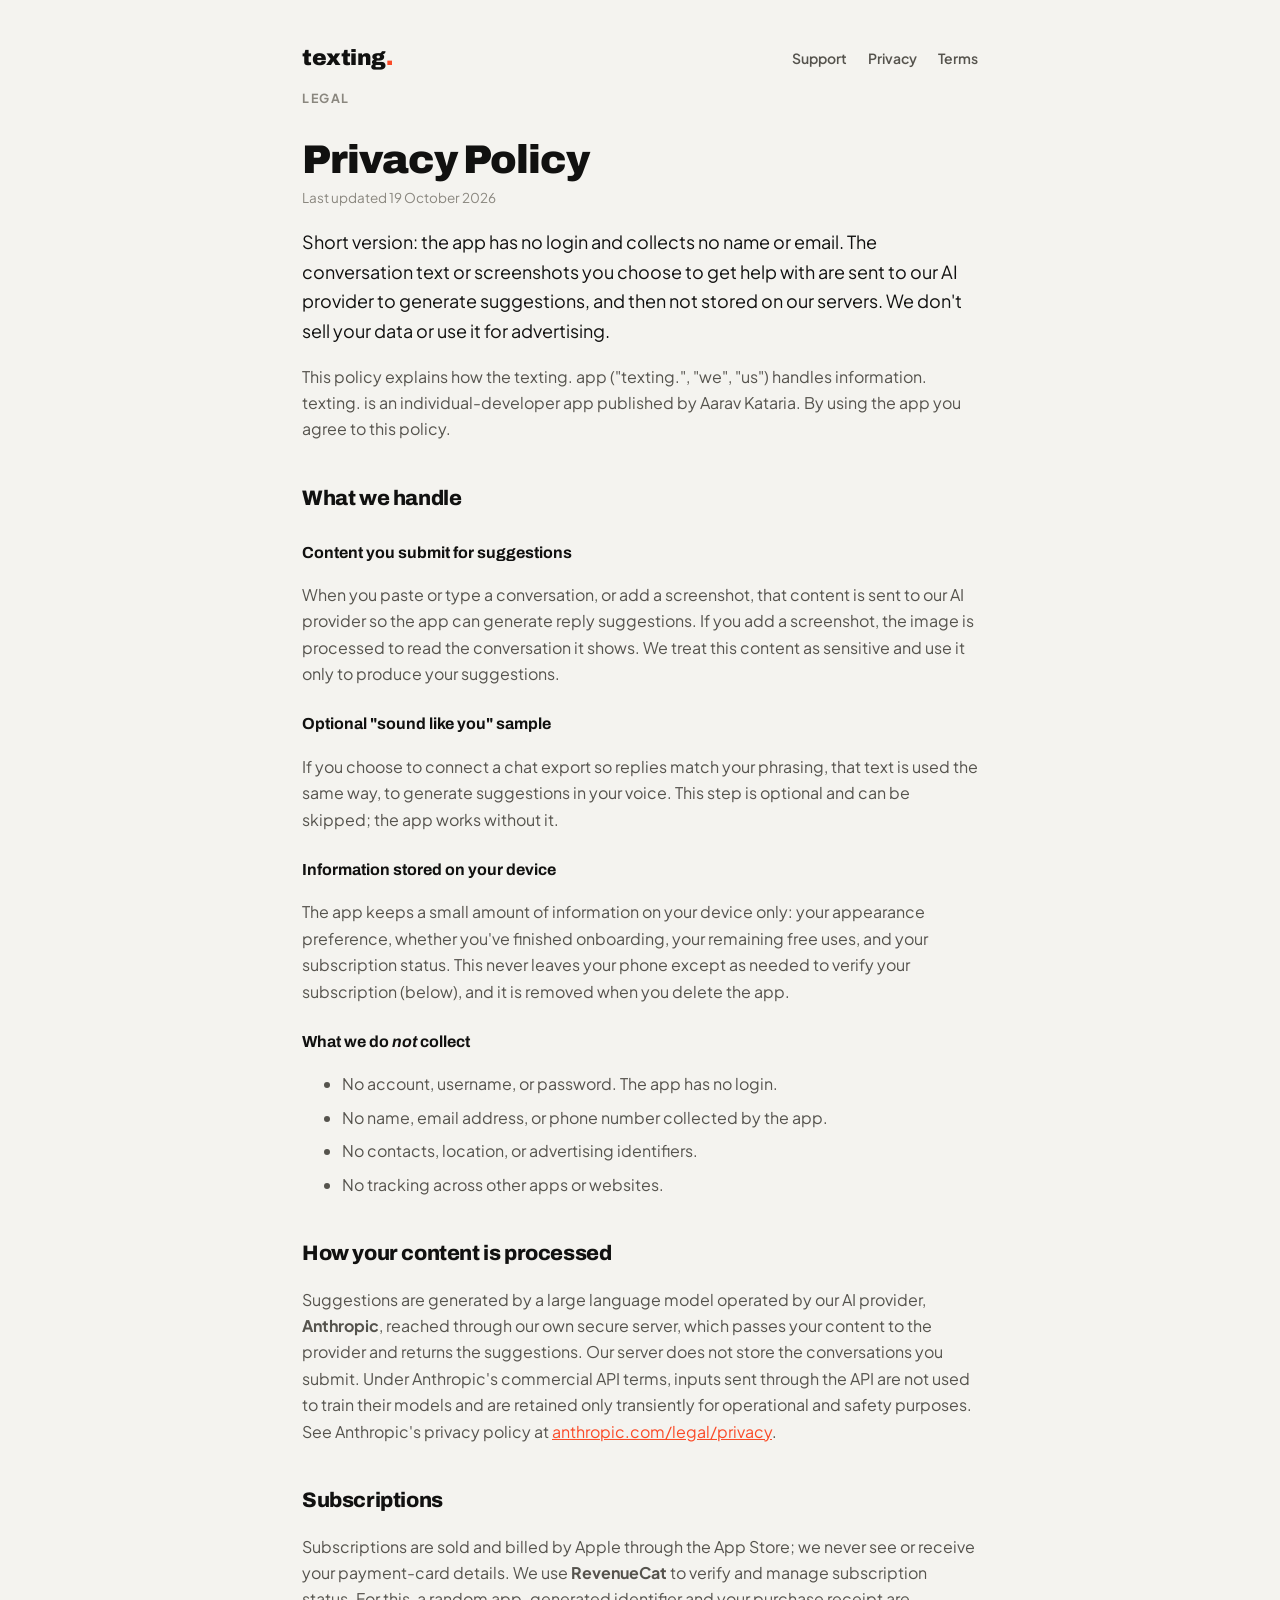
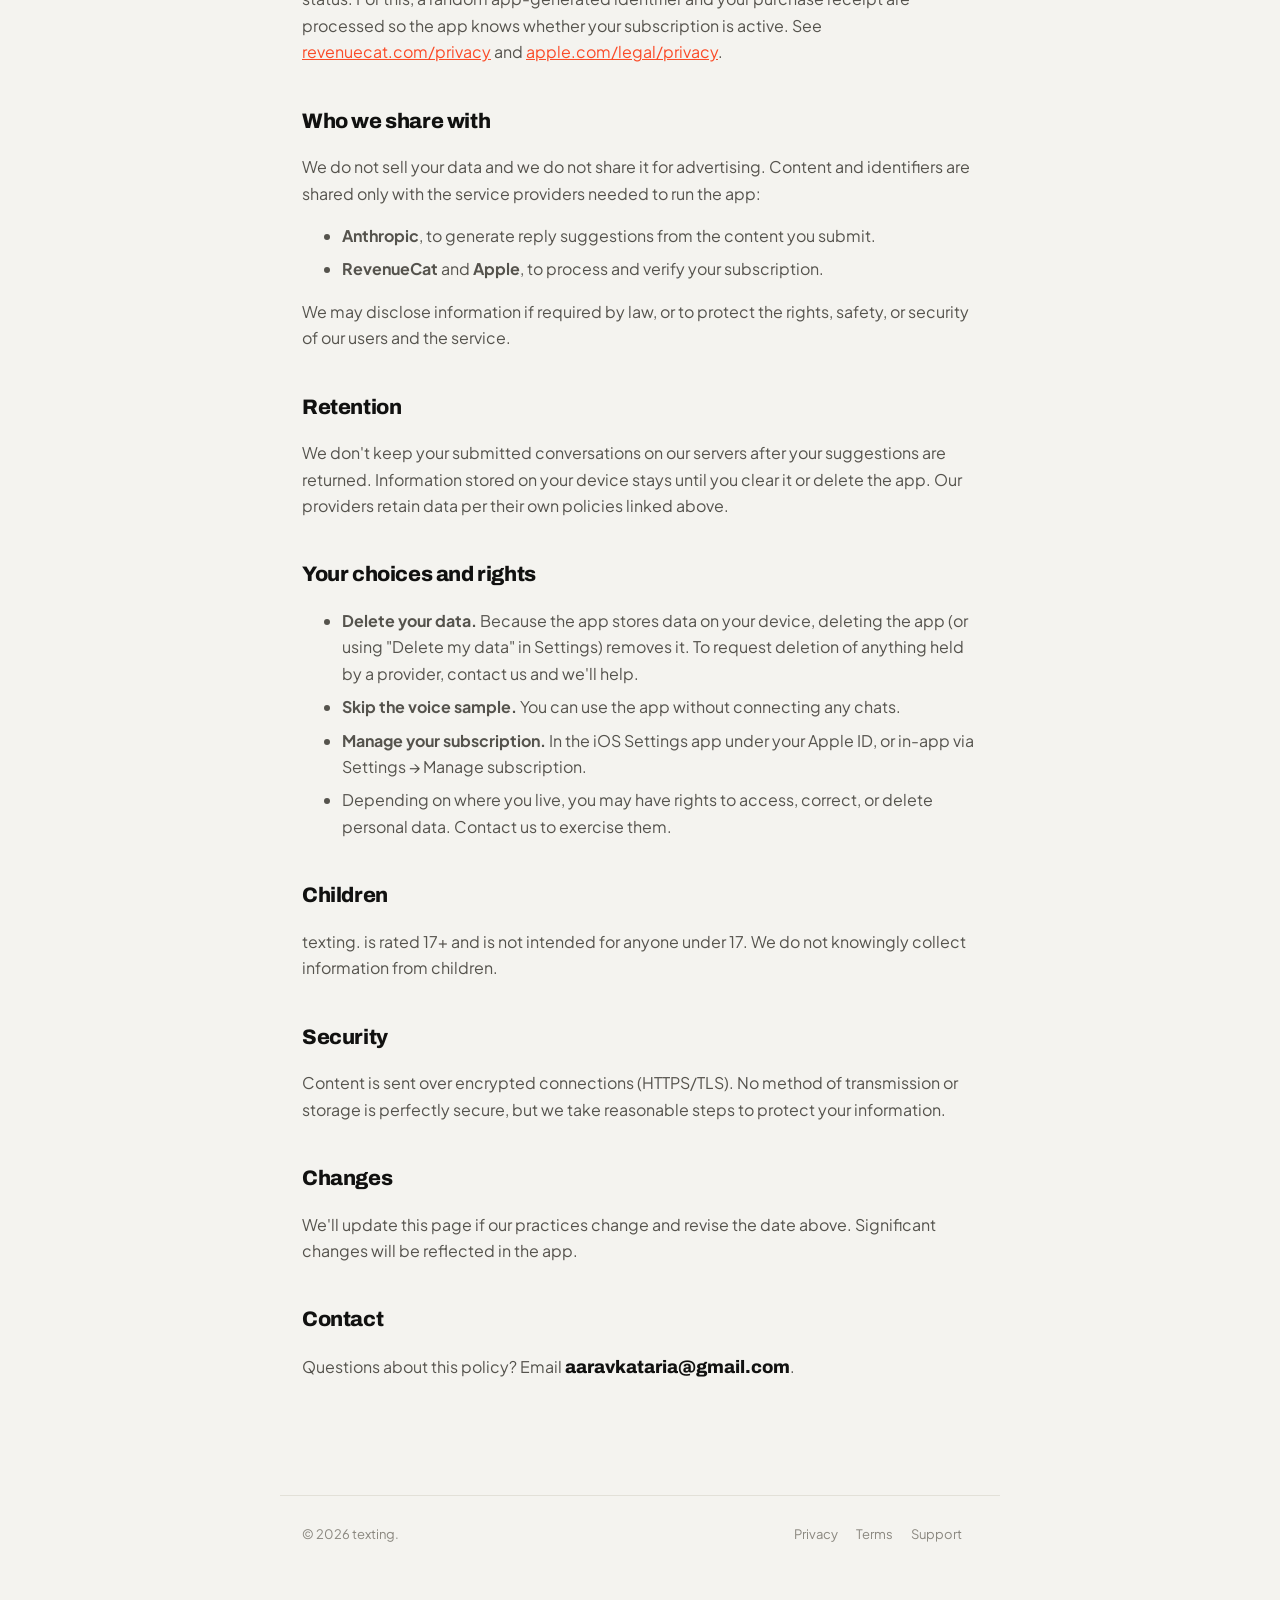
<file: privacy.html>
<!doctype html>
<html lang="en">
<head>
<meta charset="utf-8" />
<meta name="viewport" content="width=device-width, initial-scale=1" />
<title>Privacy Policy · texting.</title>
<meta name="description" content="How texting. handles your data." />
<link rel="preconnect" href="https://fonts.googleapis.com">
<link rel="preconnect" href="https://fonts.gstatic.com" crossorigin>
<link href="https://fonts.googleapis.com/css2?family=Archivo:wght@700;800;900&family=Plus+Jakarta+Sans:wght@400;500;600;700&display=swap" rel="stylesheet">
<link rel="icon" href="favicon.svg" type="image/svg+xml" />
<link rel="stylesheet" href="style.css" />
</head>
<body>
<header class="top">
  <a class="brand" href="index.html">texting<span class="dot">.</span></a>
  <nav class="top-nav">
    <a href="support.html">Support</a>
    <a href="privacy.html">Privacy</a>
    <a href="terms.html">Terms</a>
  </nav>
</header>

<div class="wrap">
  <span class="eyebrow">Legal</span>
  <h1>Privacy Policy</h1>
  <p class="updated">Last updated 19 October 2026</p>

  <p class="lead">Short version: the app has no login and collects no name or email. The conversation text or screenshots you choose to get help with are sent to our AI provider to generate suggestions, and then not stored on our servers. We don't sell your data or use it for advertising.</p>

  <p>This policy explains how the texting. app ("texting.", "we", "us") handles information. texting. is an individual-developer app published by Aarav Kataria. By using the app you agree to this policy.</p>

  <h2>What we handle</h2>

  <h3>Content you submit for suggestions</h3>
  <p>When you paste or type a conversation, or add a screenshot, that content is sent to our AI provider so the app can generate reply suggestions. If you add a screenshot, the image is processed to read the conversation it shows. We treat this content as sensitive and use it only to produce your suggestions.</p>

  <h3>Optional "sound like you" sample</h3>
  <p>If you choose to connect a chat export so replies match your phrasing, that text is used the same way, to generate suggestions in your voice. This step is optional and can be skipped; the app works without it.</p>

  <h3>Information stored on your device</h3>
  <p>The app keeps a small amount of information on your device only: your appearance preference, whether you've finished onboarding, your remaining free uses, and your subscription status. This never leaves your phone except as needed to verify your subscription (below), and it is removed when you delete the app.</p>

  <h3>What we do <em>not</em> collect</h3>
  <ul>
    <li>No account, username, or password. The app has no login.</li>
    <li>No name, email address, or phone number collected by the app.</li>
    <li>No contacts, location, or advertising identifiers.</li>
    <li>No tracking across other apps or websites.</li>
  </ul>

  <h2>How your content is processed</h2>
  <p>Suggestions are generated by a large language model operated by our AI provider, <strong>Anthropic</strong>, reached through our own secure server, which passes your content to the provider and returns the suggestions. Our server does not store the conversations you submit. Under Anthropic's commercial API terms, inputs sent through the API are not used to train their models and are retained only transiently for operational and safety purposes. See Anthropic's privacy policy at <a href="https://www.anthropic.com/legal/privacy">anthropic.com/legal/privacy</a>.</p>

  <h2>Subscriptions</h2>
  <p>Subscriptions are sold and billed by Apple through the App Store; we never see or receive your payment-card details. We use <strong>RevenueCat</strong> to verify and manage subscription status. For this, a random app-generated identifier and your purchase receipt are processed so the app knows whether your subscription is active. See <a href="https://www.revenuecat.com/privacy/">revenuecat.com/privacy</a> and <a href="https://www.apple.com/legal/privacy/">apple.com/legal/privacy</a>.</p>

  <h2>Who we share with</h2>
  <p>We do not sell your data and we do not share it for advertising. Content and identifiers are shared only with the service providers needed to run the app:</p>
  <ul>
    <li><strong>Anthropic</strong>, to generate reply suggestions from the content you submit.</li>
    <li><strong>RevenueCat</strong> and <strong>Apple</strong>, to process and verify your subscription.</li>
  </ul>
  <p>We may disclose information if required by law, or to protect the rights, safety, or security of our users and the service.</p>

  <h2>Retention</h2>
  <p>We don't keep your submitted conversations on our servers after your suggestions are returned. Information stored on your device stays until you clear it or delete the app. Our providers retain data per their own policies linked above.</p>

  <h2>Your choices and rights</h2>
  <ul>
    <li><strong>Delete your data.</strong> Because the app stores data on your device, deleting the app (or using "Delete my data" in Settings) removes it. To request deletion of anything held by a provider, contact us and we'll help.</li>
    <li><strong>Skip the voice sample.</strong> You can use the app without connecting any chats.</li>
    <li><strong>Manage your subscription.</strong> In the iOS Settings app under your Apple ID, or in-app via Settings → Manage subscription.</li>
    <li>Depending on where you live, you may have rights to access, correct, or delete personal data. Contact us to exercise them.</li>
  </ul>

  <h2>Children</h2>
  <p>texting. is rated 17+ and is not intended for anyone under 17. We do not knowingly collect information from children.</p>

  <h2>Security</h2>
  <p>Content is sent over encrypted connections (HTTPS/TLS). No method of transmission or storage is perfectly secure, but we take reasonable steps to protect your information.</p>

  <h2>Changes</h2>
  <p>We'll update this page if our practices change and revise the date above. Significant changes will be reflected in the app.</p>

  <h2 id="contact">Contact</h2>
  <p>Questions about this policy? Email <a class="contact" href="mailto:aaravkataria@gmail.com">aaravkataria@gmail.com</a>.</p>
</div>

<footer>
  <div>© 2026 texting.</div>
  <div>
    <a href="privacy.html">Privacy</a>
    <a href="terms.html">Terms</a>
    <a href="support.html">Support</a>
  </div>
</footer>
</body>
</html>
</file>
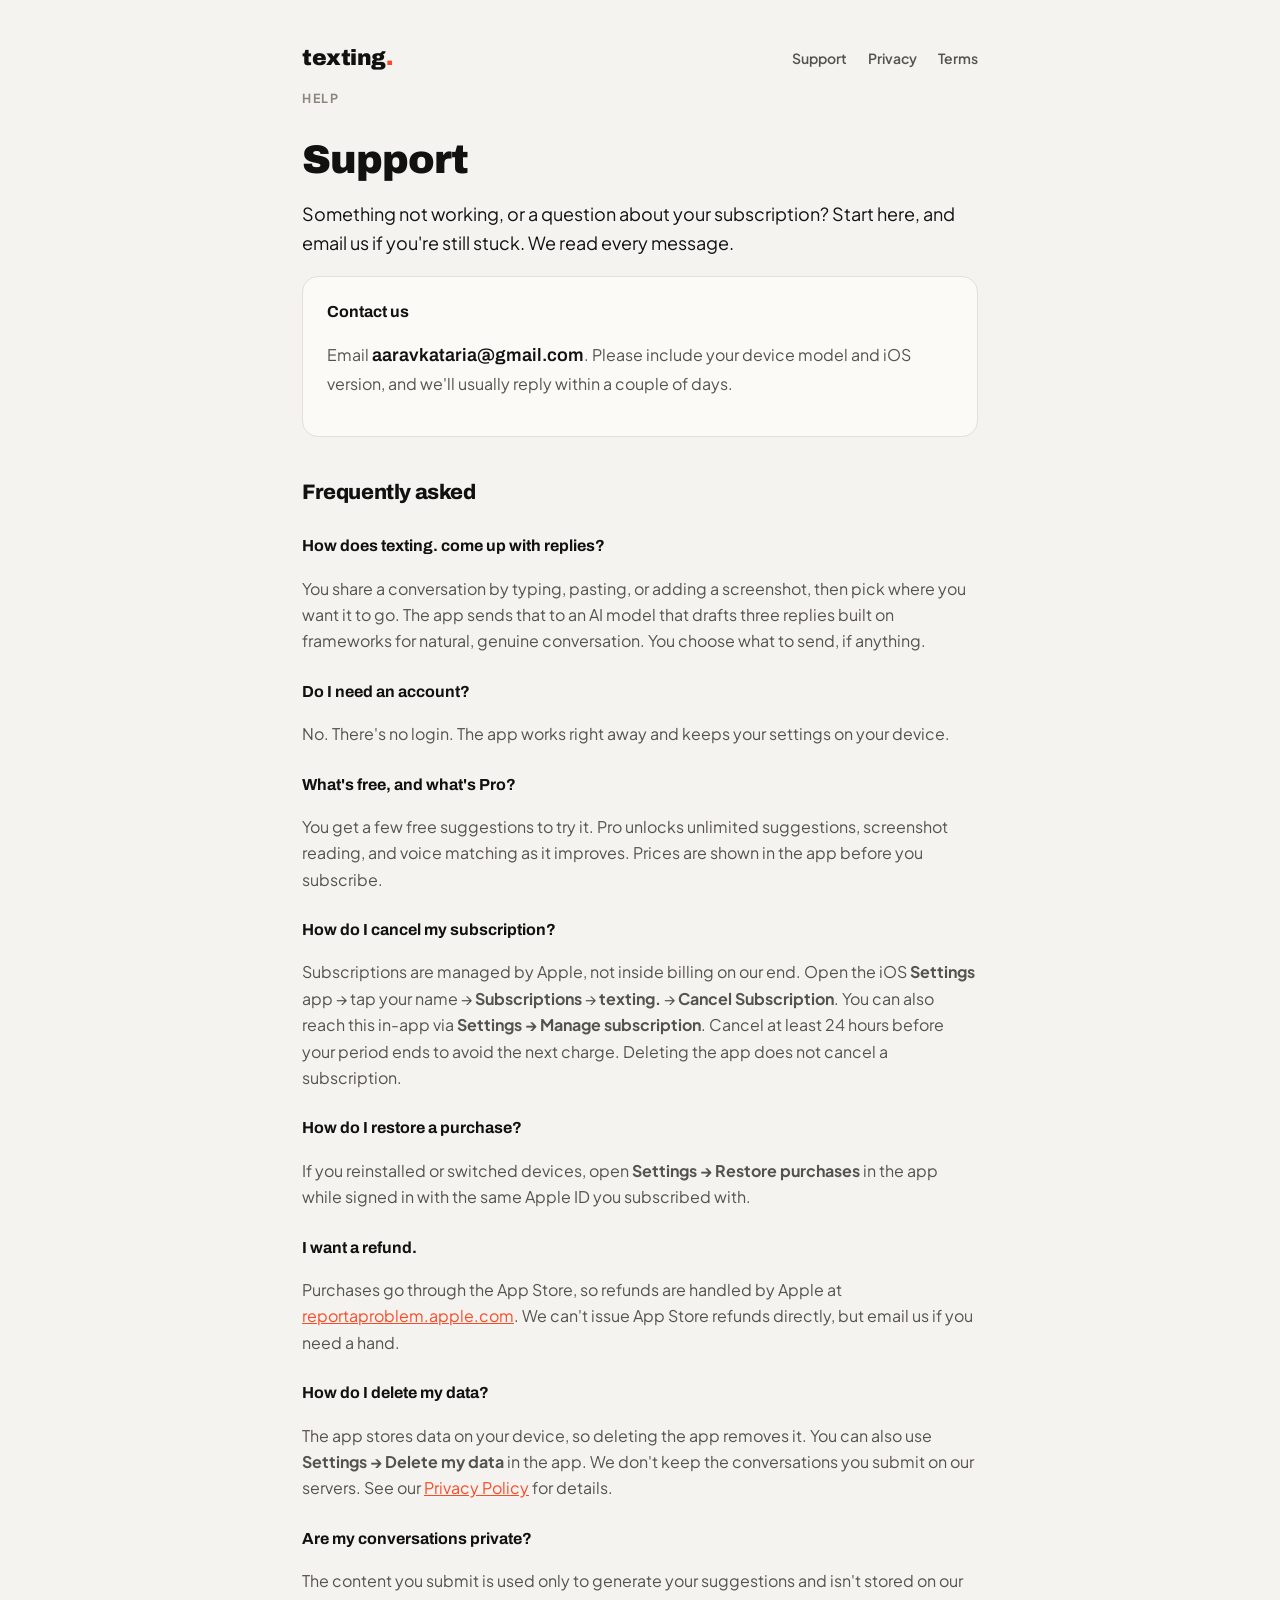
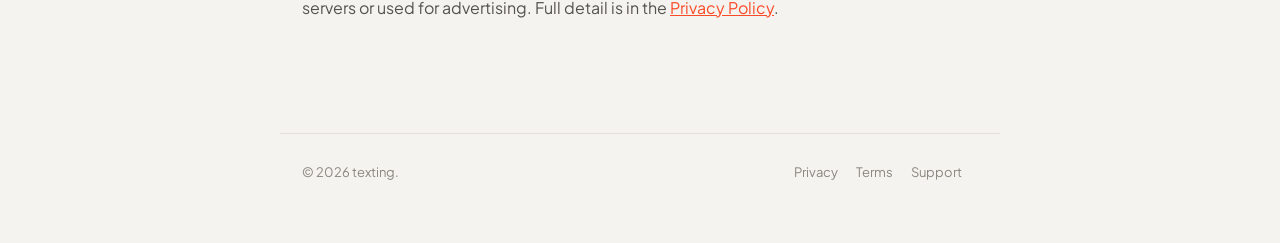
<file: support.html>
<!doctype html>
<html lang="en">
<head>
<meta charset="utf-8" />
<meta name="viewport" content="width=device-width, initial-scale=1" />
<title>Support · texting.</title>
<meta name="description" content="Help with texting. FAQ, subscriptions, and how to reach us." />
<link rel="preconnect" href="https://fonts.googleapis.com">
<link rel="preconnect" href="https://fonts.gstatic.com" crossorigin>
<link href="https://fonts.googleapis.com/css2?family=Archivo:wght@700;800;900&family=Plus+Jakarta+Sans:wght@400;500;600;700&display=swap" rel="stylesheet">
<link rel="icon" href="favicon.svg" type="image/svg+xml" />
<link rel="stylesheet" href="style.css" />
</head>
<body>
<header class="top">
  <a class="brand" href="index.html">texting<span class="dot">.</span></a>
  <nav class="top-nav">
    <a href="support.html">Support</a>
    <a href="privacy.html">Privacy</a>
    <a href="terms.html">Terms</a>
  </nav>
</header>

<div class="wrap">
  <span class="eyebrow">Help</span>
  <h1>Support</h1>
  <p class="lead">Something not working, or a question about your subscription? Start here, and email us if you're still stuck. We read every message.</p>

  <div class="card" id="contact">
    <h3>Contact us</h3>
    <p>Email <a class="contact" href="mailto:aaravkataria@gmail.com">aaravkataria@gmail.com</a>. Please include your device model and iOS version, and we'll usually reply within a couple of days.</p>
  </div>

  <h2>Frequently asked</h2>

  <h3>How does texting. come up with replies?</h3>
  <p>You share a conversation by typing, pasting, or adding a screenshot, then pick where you want it to go. The app sends that to an AI model that drafts three replies built on frameworks for natural, genuine conversation. You choose what to send, if anything.</p>

  <h3>Do I need an account?</h3>
  <p>No. There's no login. The app works right away and keeps your settings on your device.</p>

  <h3>What's free, and what's Pro?</h3>
  <p>You get a few free suggestions to try it. Pro unlocks unlimited suggestions, screenshot reading, and voice matching as it improves. Prices are shown in the app before you subscribe.</p>

  <h3>How do I cancel my subscription?</h3>
  <p>Subscriptions are managed by Apple, not inside billing on our end. Open the iOS <strong>Settings</strong> app → tap your name → <strong>Subscriptions</strong> → <strong>texting.</strong> → <strong>Cancel Subscription</strong>. You can also reach this in-app via <strong>Settings → Manage subscription</strong>. Cancel at least 24 hours before your period ends to avoid the next charge. Deleting the app does not cancel a subscription.</p>

  <h3>How do I restore a purchase?</h3>
  <p>If you reinstalled or switched devices, open <strong>Settings → Restore purchases</strong> in the app while signed in with the same Apple ID you subscribed with.</p>

  <h3>I want a refund.</h3>
  <p>Purchases go through the App Store, so refunds are handled by Apple at <a href="https://reportaproblem.apple.com">reportaproblem.apple.com</a>. We can't issue App Store refunds directly, but email us if you need a hand.</p>

  <h3>How do I delete my data?</h3>
  <p>The app stores data on your device, so deleting the app removes it. You can also use <strong>Settings → Delete my data</strong> in the app. We don't keep the conversations you submit on our servers. See our <a href="privacy.html">Privacy Policy</a> for details.</p>

  <h3>Are my conversations private?</h3>
  <p>The content you submit is used only to generate your suggestions and isn't stored on our servers or used for advertising. Full detail is in the <a href="privacy.html">Privacy Policy</a>.</p>
</div>

<footer>
  <div>© 2026 texting.</div>
  <div>
    <a href="privacy.html">Privacy</a>
    <a href="terms.html">Terms</a>
    <a href="support.html">Support</a>
  </div>
</footer>
</body>
</html>
</file>
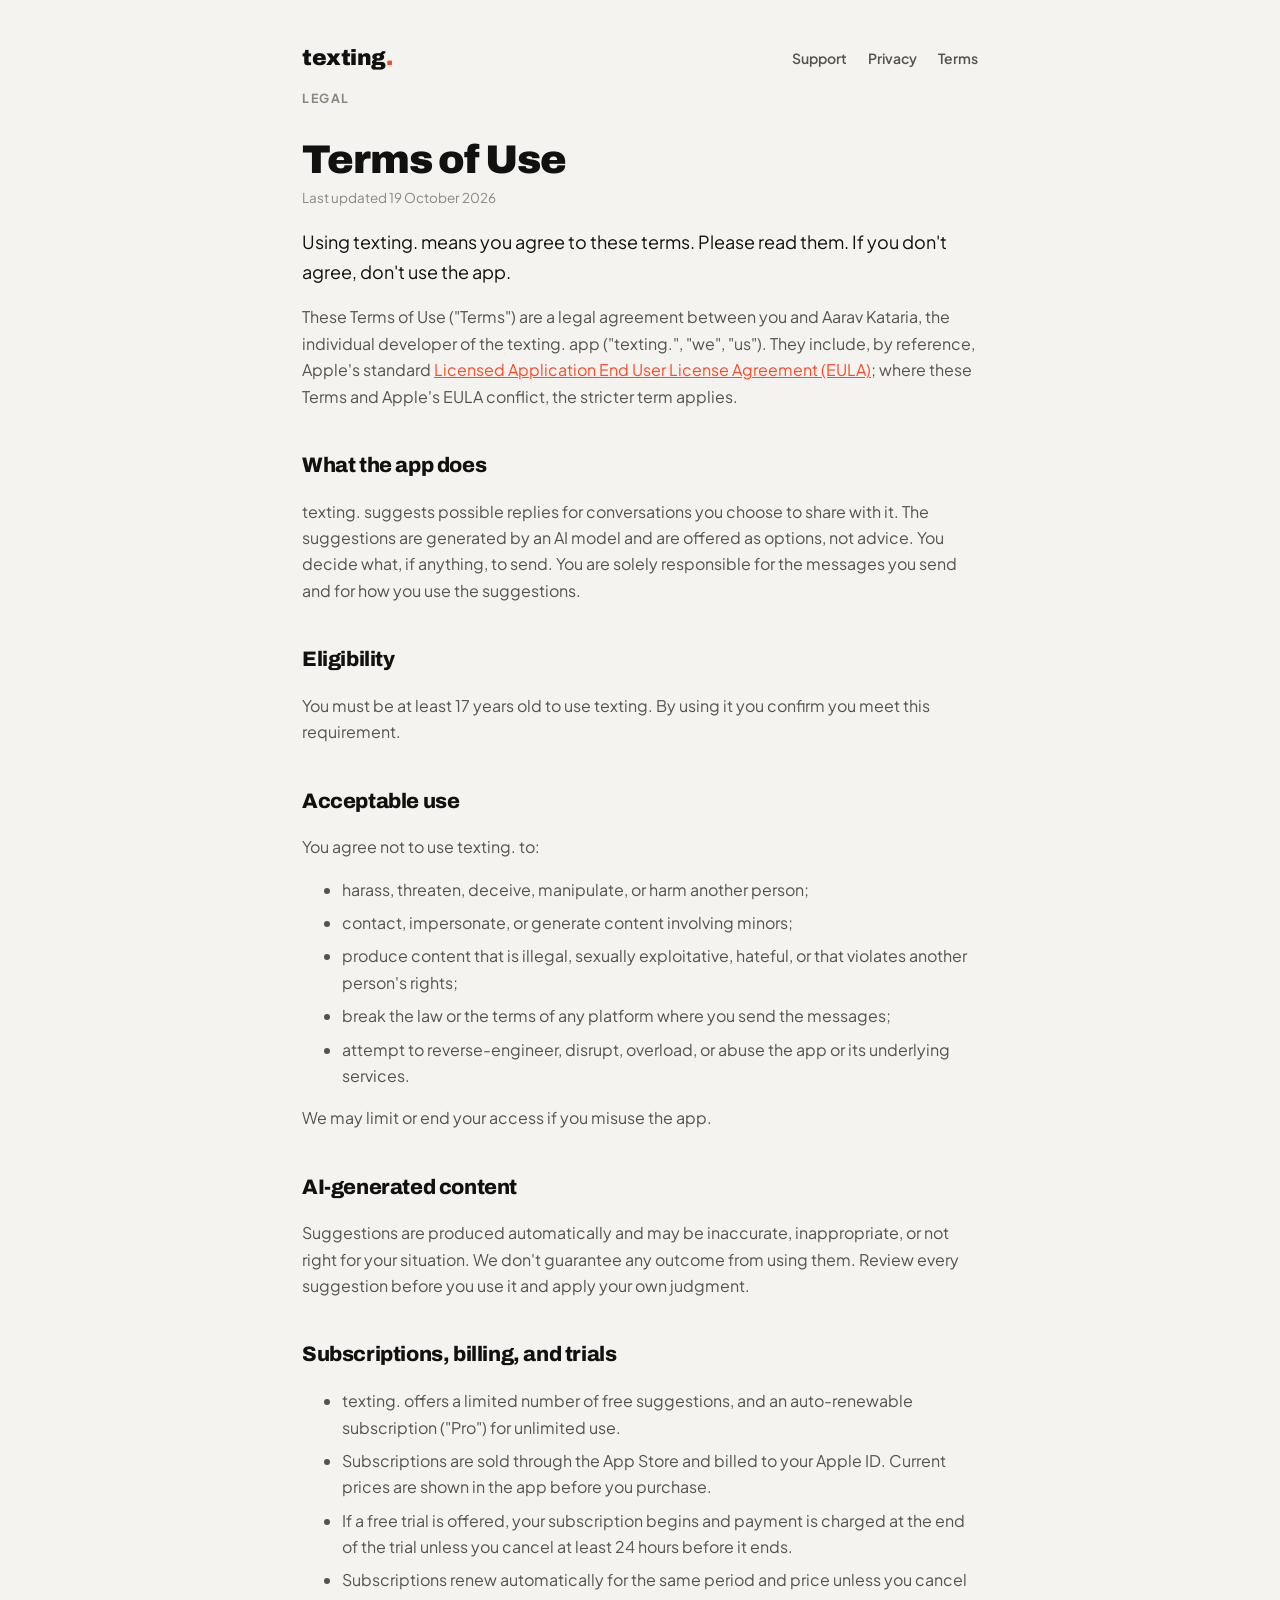
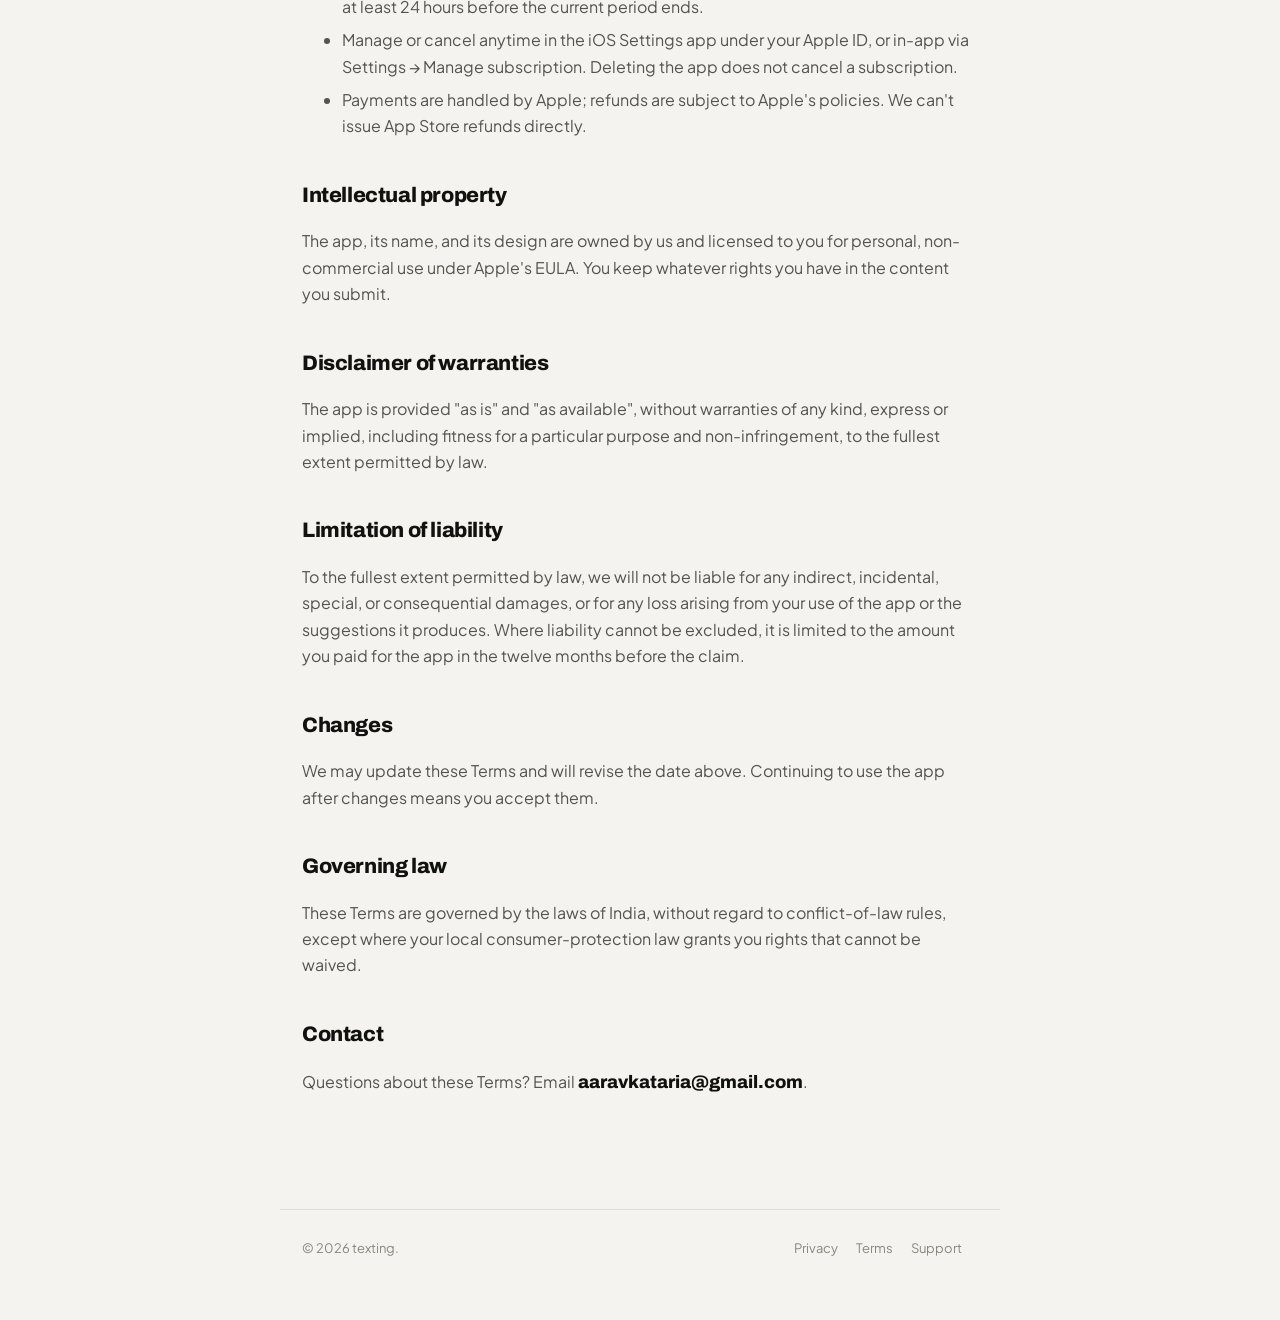
<file: terms.html>
<!doctype html>
<html lang="en">
<head>
<meta charset="utf-8" />
<meta name="viewport" content="width=device-width, initial-scale=1" />
<title>Terms of Use · texting.</title>
<meta name="description" content="The agreement for using the texting. app." />
<link rel="preconnect" href="https://fonts.googleapis.com">
<link rel="preconnect" href="https://fonts.gstatic.com" crossorigin>
<link href="https://fonts.googleapis.com/css2?family=Archivo:wght@700;800;900&family=Plus+Jakarta+Sans:wght@400;500;600;700&display=swap" rel="stylesheet">
<link rel="icon" href="favicon.svg" type="image/svg+xml" />
<link rel="stylesheet" href="style.css" />
</head>
<body>
<header class="top">
  <a class="brand" href="index.html">texting<span class="dot">.</span></a>
  <nav class="top-nav">
    <a href="support.html">Support</a>
    <a href="privacy.html">Privacy</a>
    <a href="terms.html">Terms</a>
  </nav>
</header>

<div class="wrap">
  <span class="eyebrow">Legal</span>
  <h1>Terms of Use</h1>
  <p class="updated">Last updated 19 October 2026</p>

  <p class="lead">Using texting. means you agree to these terms. Please read them. If you don't agree, don't use the app.</p>

  <p>These Terms of Use ("Terms") are a legal agreement between you and Aarav Kataria, the individual developer of the texting. app ("texting.", "we", "us"). They include, by reference, Apple's standard <a href="https://www.apple.com/legal/internet-services/itunes/dev/stdeula/">Licensed Application End User License Agreement (EULA)</a>; where these Terms and Apple's EULA conflict, the stricter term applies.</p>

  <h2>What the app does</h2>
  <p>texting. suggests possible replies for conversations you choose to share with it. The suggestions are generated by an AI model and are offered as options, not advice. You decide what, if anything, to send. You are solely responsible for the messages you send and for how you use the suggestions.</p>

  <h2>Eligibility</h2>
  <p>You must be at least 17 years old to use texting. By using it you confirm you meet this requirement.</p>

  <h2>Acceptable use</h2>
  <p>You agree not to use texting. to:</p>
  <ul>
    <li>harass, threaten, deceive, manipulate, or harm another person;</li>
    <li>contact, impersonate, or generate content involving minors;</li>
    <li>produce content that is illegal, sexually exploitative, hateful, or that violates another person's rights;</li>
    <li>break the law or the terms of any platform where you send the messages;</li>
    <li>attempt to reverse-engineer, disrupt, overload, or abuse the app or its underlying services.</li>
  </ul>
  <p>We may limit or end your access if you misuse the app.</p>

  <h2>AI-generated content</h2>
  <p>Suggestions are produced automatically and may be inaccurate, inappropriate, or not right for your situation. We don't guarantee any outcome from using them. Review every suggestion before you use it and apply your own judgment.</p>

  <h2>Subscriptions, billing, and trials</h2>
  <ul>
    <li>texting. offers a limited number of free suggestions, and an auto-renewable subscription ("Pro") for unlimited use.</li>
    <li>Subscriptions are sold through the App Store and billed to your Apple ID. Current prices are shown in the app before you purchase.</li>
    <li>If a free trial is offered, your subscription begins and payment is charged at the end of the trial unless you cancel at least 24 hours before it ends.</li>
    <li>Subscriptions renew automatically for the same period and price unless you cancel at least 24 hours before the current period ends.</li>
    <li>Manage or cancel anytime in the iOS Settings app under your Apple ID, or in-app via Settings → Manage subscription. Deleting the app does not cancel a subscription.</li>
    <li>Payments are handled by Apple; refunds are subject to Apple's policies. We can't issue App Store refunds directly.</li>
  </ul>

  <h2>Intellectual property</h2>
  <p>The app, its name, and its design are owned by us and licensed to you for personal, non-commercial use under Apple's EULA. You keep whatever rights you have in the content you submit.</p>

  <h2>Disclaimer of warranties</h2>
  <p>The app is provided "as is" and "as available", without warranties of any kind, express or implied, including fitness for a particular purpose and non-infringement, to the fullest extent permitted by law.</p>

  <h2>Limitation of liability</h2>
  <p>To the fullest extent permitted by law, we will not be liable for any indirect, incidental, special, or consequential damages, or for any loss arising from your use of the app or the suggestions it produces. Where liability cannot be excluded, it is limited to the amount you paid for the app in the twelve months before the claim.</p>

  <h2>Changes</h2>
  <p>We may update these Terms and will revise the date above. Continuing to use the app after changes means you accept them.</p>

  <h2>Governing law</h2>
  <p>These Terms are governed by the laws of India, without regard to conflict-of-law rules, except where your local consumer-protection law grants you rights that cannot be waived.</p>

  <h2 id="contact">Contact</h2>
  <p>Questions about these Terms? Email <a class="contact" href="mailto:aaravkataria@gmail.com">aaravkataria@gmail.com</a>.</p>
</div>

<footer>
  <div>© 2026 texting.</div>
  <div>
    <a href="privacy.html">Privacy</a>
    <a href="terms.html">Terms</a>
    <a href="support.html">Support</a>
  </div>
</footer>
</body>
</html>
</file>
<file: style.css>
:root {
  --bg: #F4F3EF;
  --ink: #111110;
  --muted: #55534D;
  --faint: #8A877F;
  --line: #E2E0D8;
  --accent: #FA4B28;
  --surface: #FBFAF7;
}

* { box-sizing: border-box; }

html, body { margin: 0; padding: 0; }

body {
  background: var(--bg);
  color: var(--ink);
  font-family: 'Plus Jakarta Sans', -apple-system, BlinkMacSystemFont, 'Segoe UI', sans-serif;
  font-size: 16px;
  line-height: 1.65;
  -webkit-font-smoothing: antialiased;
}

.wrap {
  max-width: 720px;
  margin: 0 auto;
  padding: 0 22px 96px;
}

header.top {
  max-width: 720px;
  margin: 0 auto;
  padding: 40px 22px 8px;
  display: flex;
  align-items: center;
  justify-content: space-between;
}

.brand {
  font-family: 'Archivo', sans-serif;
  font-weight: 900;
  font-size: 22px;
  letter-spacing: -0.5px;
  color: var(--ink);
  text-decoration: none;
}
.brand .dot { color: var(--accent); }

nav.top-nav a {
  font-size: 14px;
  font-weight: 600;
  color: var(--muted);
  text-decoration: none;
  margin-left: 18px;
}
nav.top-nav a:hover { color: var(--ink); }

h1 {
  font-family: 'Archivo', sans-serif;
  font-weight: 900;
  font-size: 40px;
  line-height: 1.05;
  letter-spacing: -1px;
  margin: 28px 0 6px;
}

h2 {
  font-family: 'Archivo', sans-serif;
  font-weight: 800;
  font-size: 21px;
  letter-spacing: -0.4px;
  margin: 38px 0 10px;
}

h3 {
  font-family: 'Archivo', sans-serif;
  font-weight: 700;
  font-size: 16px;
  margin: 24px 0 6px;
}

p, li { color: var(--muted); }
li { margin-bottom: 7px; }

a { color: var(--accent); }

.eyebrow {
  font-size: 12.5px;
  font-weight: 700;
  letter-spacing: 1.5px;
  text-transform: uppercase;
  color: var(--faint);
}

.updated {
  font-size: 13.5px;
  color: var(--faint);
  margin-top: 2px;
}

.lead { font-size: 18px; color: var(--ink); }

hr {
  border: none;
  border-top: 1px solid var(--line);
  margin: 40px 0;
}

.card {
  background: var(--surface);
  border: 1px solid var(--line);
  border-radius: 16px;
  padding: 22px 24px;
  margin: 14px 0;
}
.card h3 { margin-top: 0; }
.card a { font-weight: 600; }

.tiles {
  display: grid;
  grid-template-columns: 1fr 1fr;
  gap: 14px;
  margin-top: 24px;
}
.tile {
  display: block;
  background: var(--surface);
  border: 1px solid var(--line);
  border-radius: 16px;
  padding: 20px 22px;
  text-decoration: none;
  transition: border-color .15s ease, transform .15s ease;
}
.tile:hover { border-color: var(--accent); transform: translateY(-1px); }
.tile .t-title {
  font-family: 'Archivo', sans-serif;
  font-weight: 800;
  font-size: 17px;
  color: var(--ink);
}
.tile .t-sub { font-size: 13.5px; color: var(--faint); margin-top: 2px; }

.contact {
  font-family: 'Archivo', sans-serif;
  font-weight: 800;
  font-size: 18px;
  color: var(--ink);
  text-decoration: none;
}

footer {
  max-width: 720px;
  margin: 0 auto;
  padding: 28px 22px 60px;
  border-top: 1px solid var(--line);
  font-size: 13px;
  color: var(--faint);
  display: flex;
  justify-content: space-between;
  flex-wrap: wrap;
  gap: 10px;
}
footer a { color: var(--faint); text-decoration: none; margin-right: 16px; }
footer a:hover { color: var(--ink); }

@media (max-width: 560px) {
  h1 { font-size: 32px; }
  .tiles { grid-template-columns: 1fr; }
}

@media (prefers-color-scheme: dark) {
  :root {
    --bg: #111110;
    --ink: #F4F3EF;
    --muted: #B8B5AD;
    --faint: #83807A;
    --line: #2A2926;
    --accent: #FF6A4D;
    --surface: #1A1917;
  }
}
</file>
